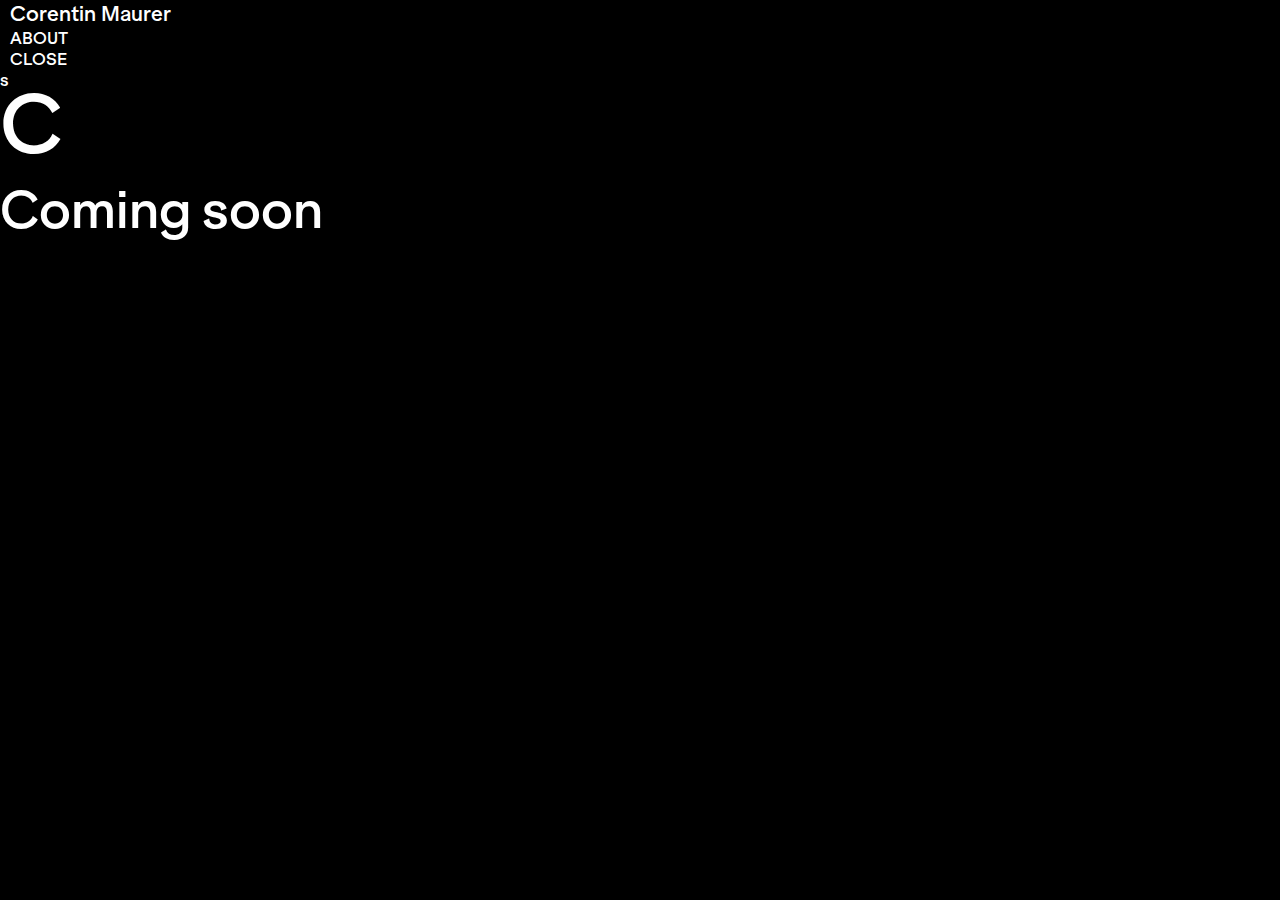
<file: bionimal.html>
<!DOCTYPE html>
<html lang="en">
  <head>
    <meta charset="UTF-8" />
    <meta name="viewport" content="width=device-width, initial-scale=1.0" />
    <title>Corentin Maurer</title>
    <link
      id="icon-a"
      rel="shortcut icon"
      type="image/png"
      href="favicon/C.png"
    />
    <link
      id="icon-b"
      rel="shortcut icon"
      type="image/png"
      href="favicon/C.png"
    />
    <link
      href="https://cdn.jsdelivr.net/npm/bootstrap@5.3.0/dist/css/bootstrap.min.css"
      rel="stylesheet"
      integrity="sha384-9ndCyUaIbzAi2FUVXJi0CjmCapSmO7SnpJef0486qhLnuZ2cdeRhO02iuK6FUUVM"
      crossorigin="anonymous"
    />
    <link rel="stylesheet" href="style.css" />
    <script src="https://ajax.googleapis.com/ajax/libs/jquery/3.7.1/jquery.min.js"></script>
  </head>

  <script>
    $(document).ready(function () {
      window.onload = function () {
        $(".loader").fadeOut(500, function () {
          $(".loader").remove();
        });
      };

      function removeClassBasedOnWidth() {
        var windowWidth = $(window).width();

        if (windowWidth < 994) {
          $("img").addClass("mobile_100");
        } else {
          $("img").removeClass("mobile_100");
        }
      }
      removeClassBasedOnWidth();

      $(window).resize(function () {
        removeClassBasedOnWidth();
      });

      $(".contact").on("click", function (e) {
        e.preventDefault();
        window.location.href = "index.html?showAbout=true";
      });

      $("h2").hover(function () {
        $(this).css("color", "white");
        $(this).css("cusror", "pointer");
      });

      $("h2").mouseleave(function () {
        $(this).css("color", "black");
      });
    });
  </script>

  <body class="overflow-x-hidden">
    <!--  <div class="loader d-flex justify-content-center align-items-center">
        <p class="loadingtext flip-diagonal-2-fwd">C</p>
    </div>-->

    <nav class="navbar navbar-dark fixed-top">
      <div class="container-fluid">
        <a class="navbar-brand" href="index.html">
          <h1>Corentin Maurer</h1>
        </a>
        <ul class="navbar-nav ms-auto">
          <li class="nav-item">
            <p class="contact">ABOUT</p>
            <p class="close d-none">CLOSE</p>
          </li>
        </ul>
      </div>
    </nav>

    <div
      class="coming_soon d-flex flex-column justify-content-center align-items-center"
    >
      <p class="loadingtext flip-diagonal-2-fwd">C</p>
      <p>Coming soon</p>
    </div>
    s
    <div class="row project-page">
      <!--<aside class=" mt-5 col-xxl-3 col-xl-3 col-lg-4 col-sm-12">  
        <p class="mt-4">Lorem ipsum dolor sit amet, consectetur adipiscing elit. Morbi eu sem quis nulla tempor laoreet non in sem. Suspendisse ut odio quis nunc sagittis maximus rhoncus et ex. In varius velit sed magna efficitur fermentum. Aliquam eget risus ut massa molestie tristique. Aliquam ac dolor vitae leo feugiat viverra. In.</p>
    </aside> -->

      <section
        class="img_projet d-flex flex-column offset-xxl-3 offset-xl-3 offset-lg-4 col-xxl-9 col-xl-9 col-lg-8 col-sm-12"
      ></section>
    </div>
  </body>
  <script
    src="https://cdn.jsdelivr.net/npm/bootstrap@5.0.2/dist/js/bootstrap.bundle.min.js"
    integrity="sha384-MrcW6ZMFYlzcLA8Nl+NtUVF0sA7MsXsP1UyJoMp4YLEuNSfAP+JcXn/tWtIaxVXM"
    crossorigin="anonymous"
  ></script>
  <script src="script.js"></script>
</html>
</file>
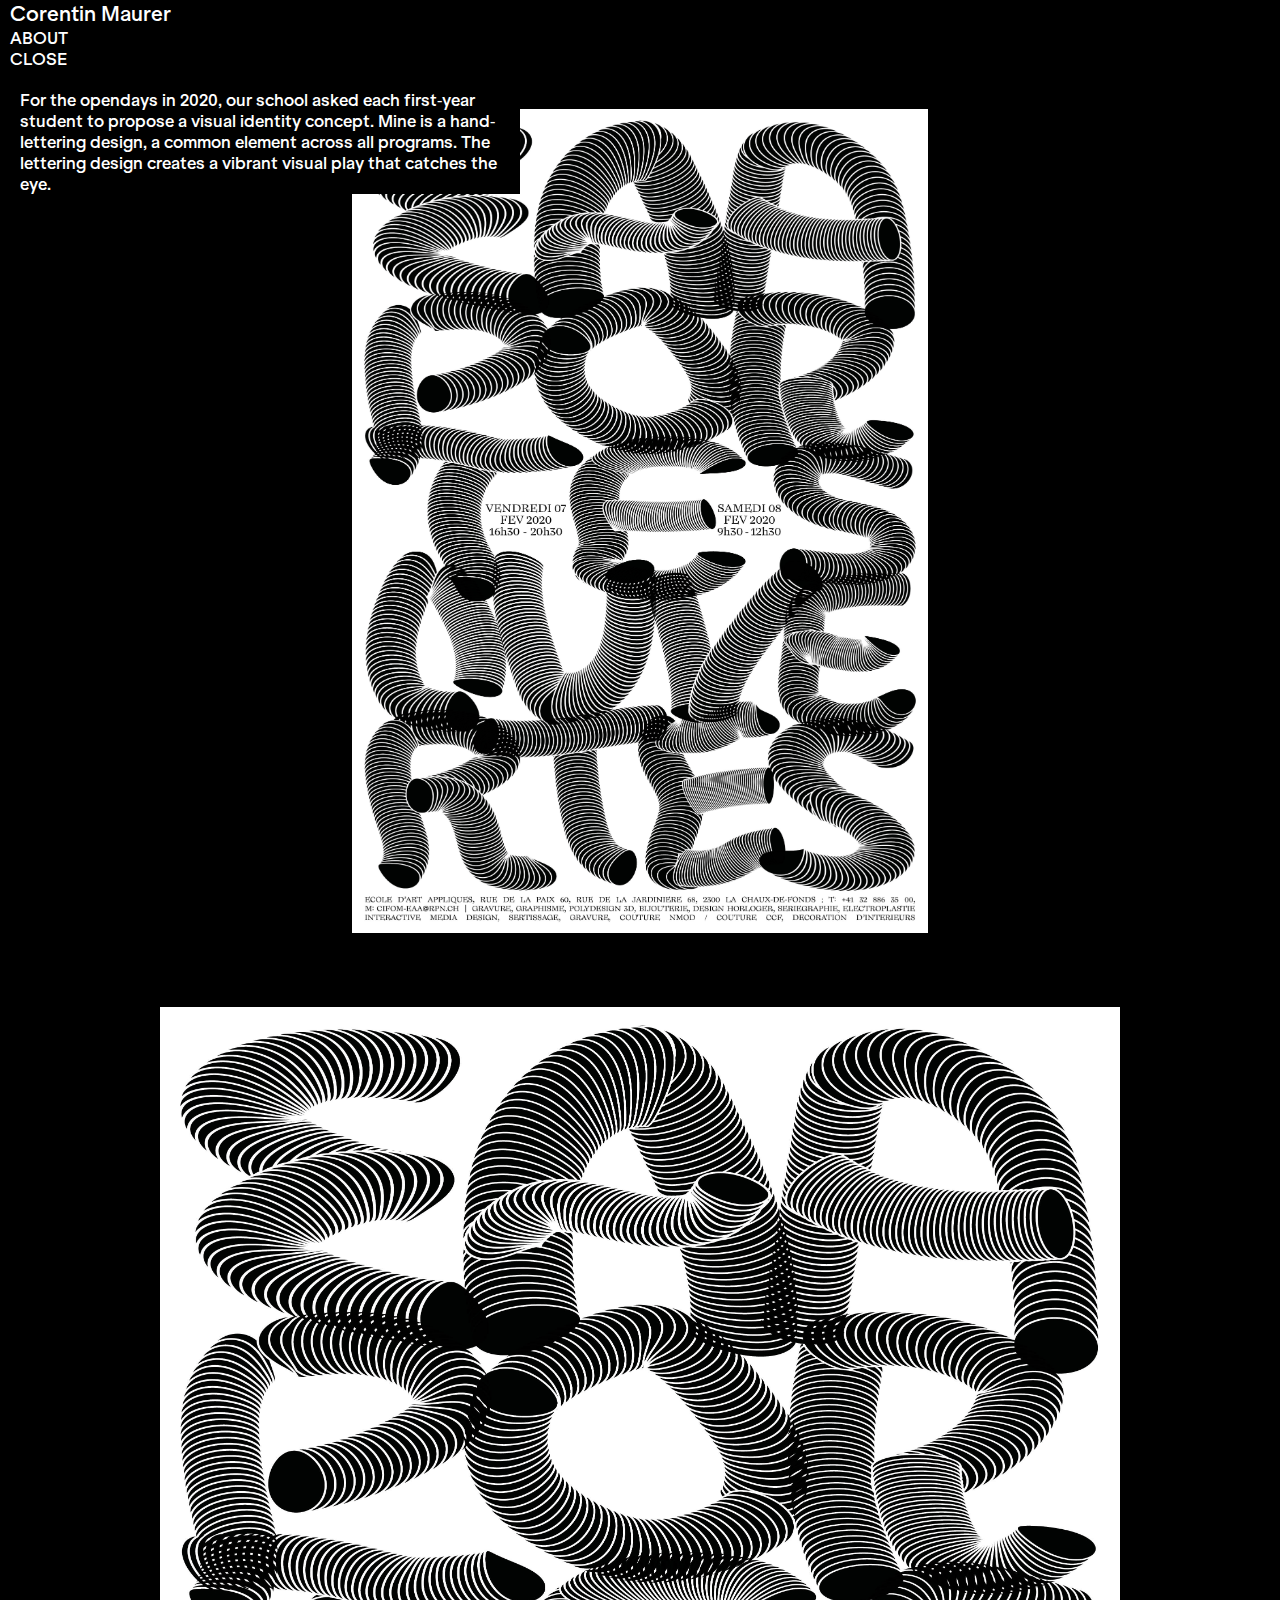
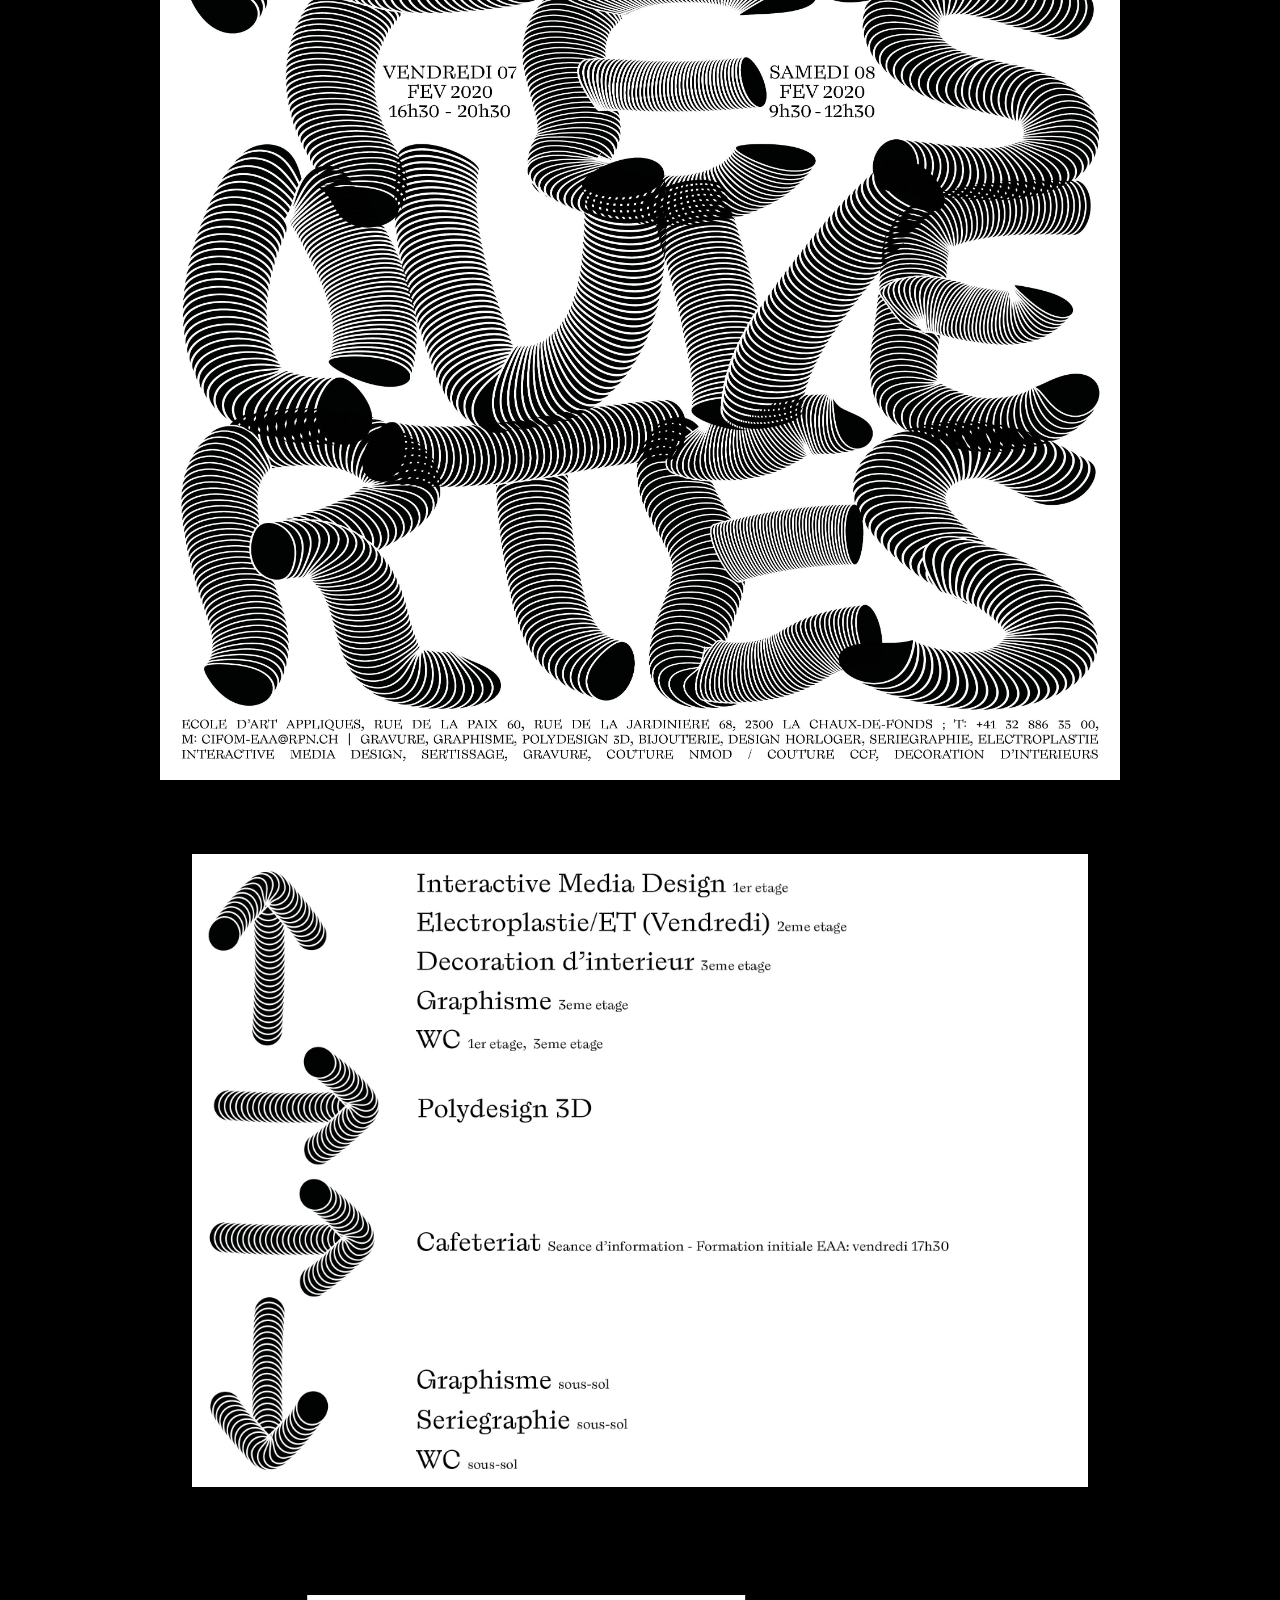
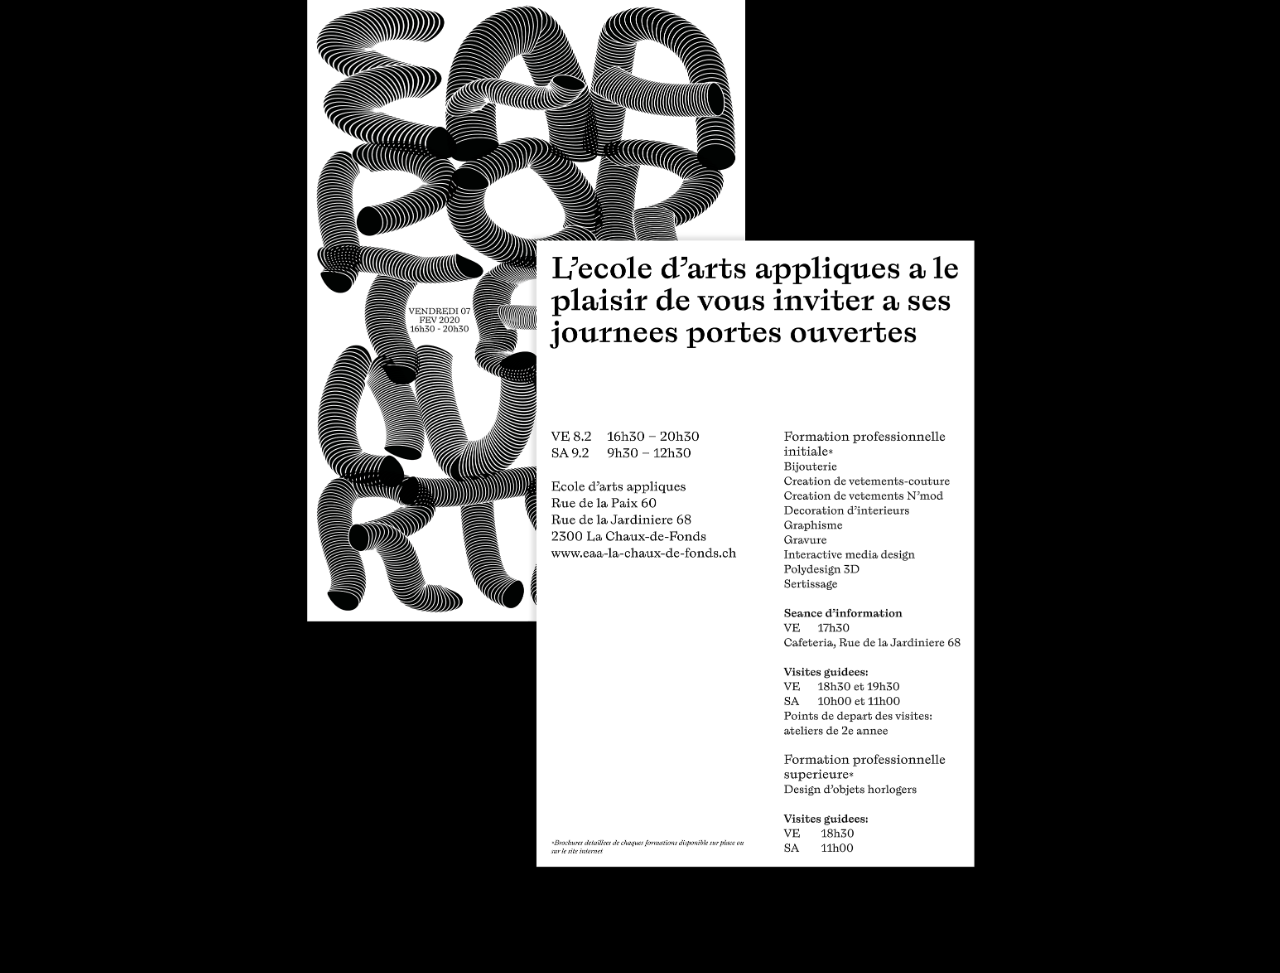
<file: eaa_opendays.html>
<!DOCTYPE html>
<html lang="en">

<head>
    <meta charset="UTF-8">
    <meta name="viewport" content="width=device-width, initial-scale=1.0">
    <title>Corentin Maurer</title>
    <link id="icon-a" rel="shortcut icon" type="image/png" href="favicon/C.png" />
    <link id="icon-b" rel="shortcut icon" type="image/png" href="favicon/C.png" />
    <link href="https://cdn.jsdelivr.net/npm/bootstrap@5.3.0/dist/css/bootstrap.min.css" rel="stylesheet"
        integrity="sha384-9ndCyUaIbzAi2FUVXJi0CjmCapSmO7SnpJef0486qhLnuZ2cdeRhO02iuK6FUUVM" crossorigin="anonymous">
    <link rel="stylesheet" href="style.css">
    <script src="https://ajax.googleapis.com/ajax/libs/jquery/3.7.1/jquery.min.js"></script>
</head>

<script>
    $(document).ready(function () {
        window.onload = function () {
            $('.loader').fadeOut(500, function () { $('.loader').remove(); });
        }

        function removeClassBasedOnWidth() {
            var windowWidth = $(window).width();

            if (windowWidth < 994) {
                $('img').addClass('mobile_100');
            } else {
                $('img').removeClass('mobile_100');
            }
        }
        removeClassBasedOnWidth();

        $(window).resize(function () {
            removeClassBasedOnWidth();
        });

        $('.contact').on('click', function(e) {
                e.preventDefault();
                window.location.href = 'index.html?showAbout=true';
            });

        $("h2").hover(function () {
            $(this).css("color", "white")
            $(this).css("cusror", "pointer")
        })

        $("h2").mouseleave(function () {
            $(this).css("color", "black")
        })
    });
</script>

<body class="overflow-x-hidden">

    <div class="loader d-flex justify-content-center align-items-center">
        <p class="loadingtext flip-diagonal-2-fwd">C</p>
    </div>

    <nav class="navbar navbar-dark fixed-top">
        <div class="container-fluid">
            <a class="navbar-brand" href="index.html">
                <h1>Corentin Maurer</h1>
            </a>
            <ul class="navbar-nav ms-auto">
                <li class="nav-item">
                    <p class="contact">ABOUT</p> 
                    <p class="close d-none">CLOSE</p>
                </li>
            </ul>
        </div>
    </nav>

    <div class="row project-page">

    
    <aside class=" mt-5 col-xxl-3 col-xl-3 col-lg-4 col-sm-12">  
    <p class="mt-4">For the opendays in 2020, our school asked each first-year student to propose a visual identity concept. Mine is a hand-lettering design, a common element across all programs. The lettering design creates a vibrant visual play that catches the eye.</p>
    </aside>    

    <section class="img_projet d-flex flex-column offset-xxl-3 offset-xl-3 offset-lg-4 col-xxl-9 col-xl-9 col-lg-8 col-sm-12">
        <img src="img/Opendays.jpg" width="45%" class="mt-3 img-fluid img_projet_center mobile_100" alt="Exquisite Times">
        <img src="img/Opendays.jpg" width="75%" class="mt-5 img-fluid img_projet_center mobile_100" alt="Exquisite Times">
        <img src="img/Opendays_2.jpg" width="70%" class="mt-5 img-fluid img_projet_center mobile_100" alt="Exquisite Times">
        <img src="img/Opendays_5.png" width="55%" class="mt-5 img-fluid img_projet_center mobile_100" alt="Exquisite Times">
    </section>

</div>

</body>
<script src="https://cdn.jsdelivr.net/npm/bootstrap@5.0.2/dist/js/bootstrap.bundle.min.js"
    integrity="sha384-MrcW6ZMFYlzcLA8Nl+NtUVF0sA7MsXsP1UyJoMp4YLEuNSfAP+JcXn/tWtIaxVXM"
    crossorigin="anonymous"></script>
<script src="script.js"></script>

</html>
</file>
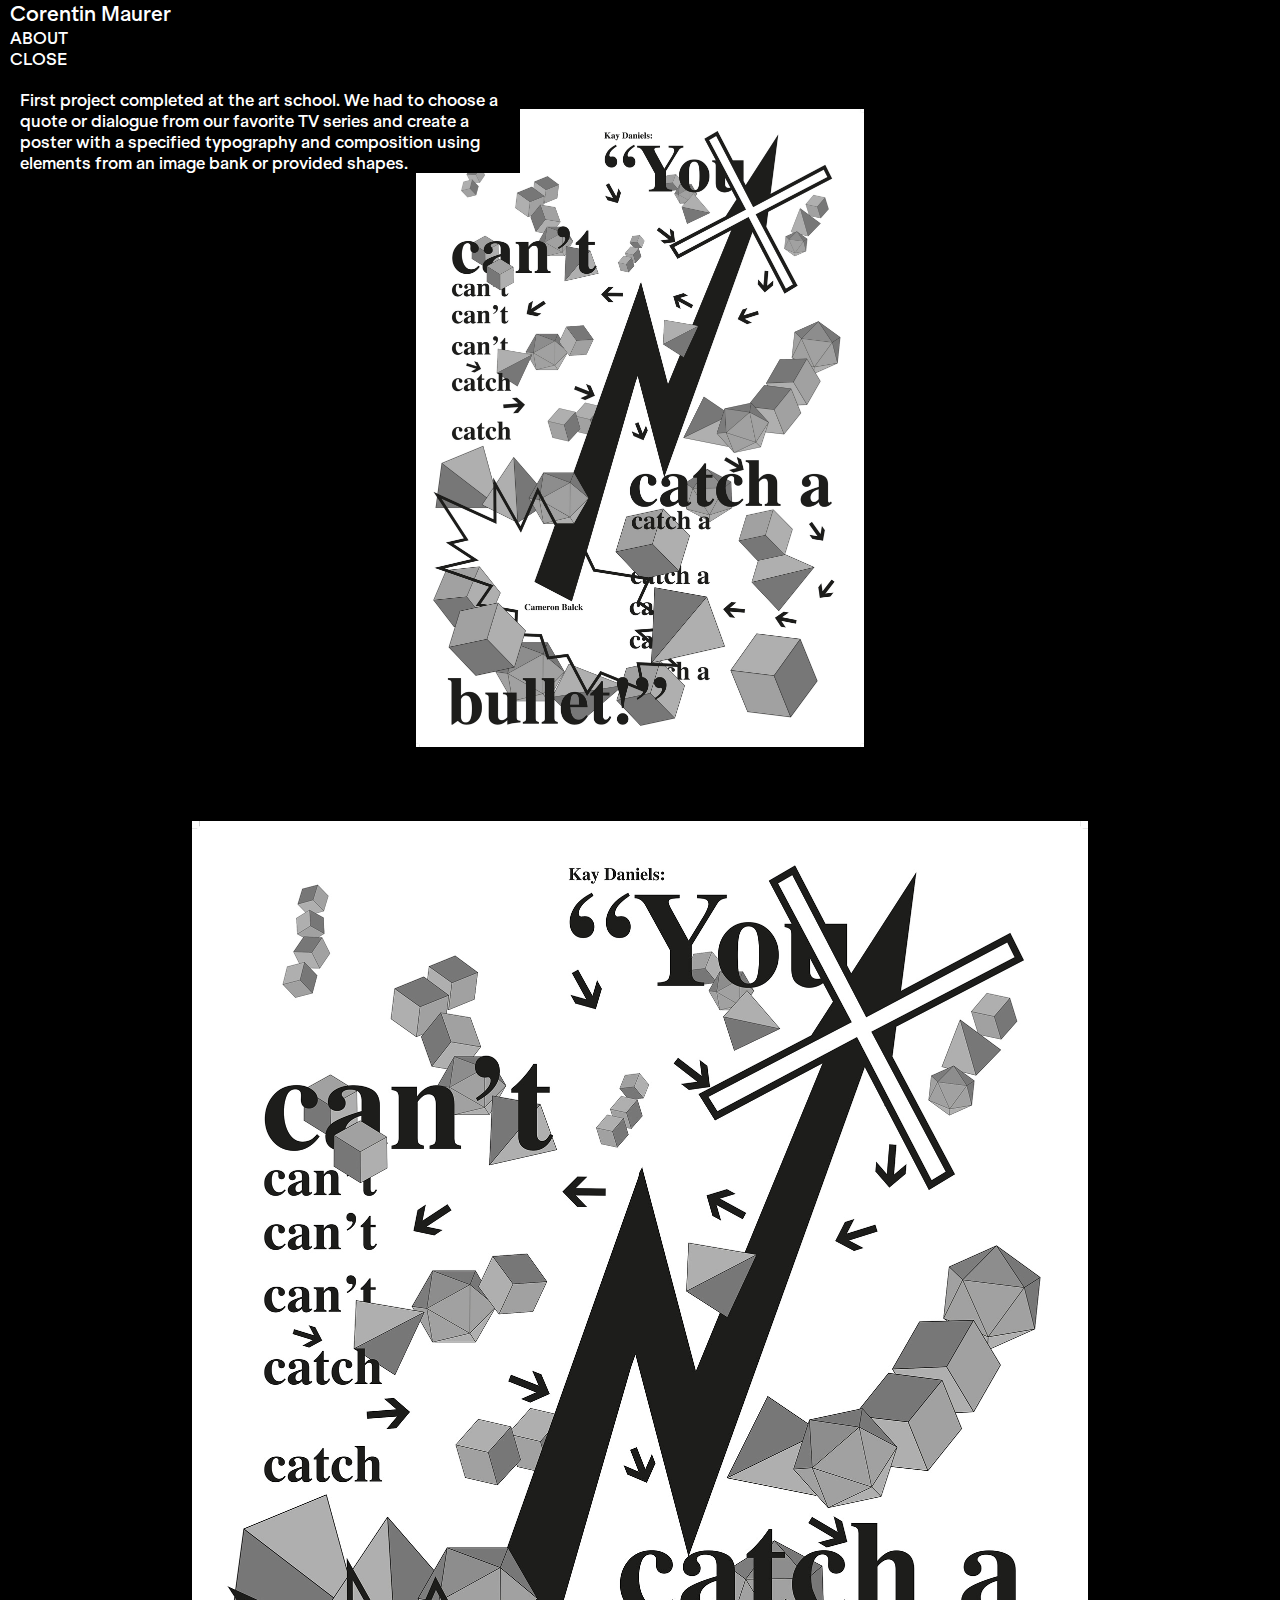
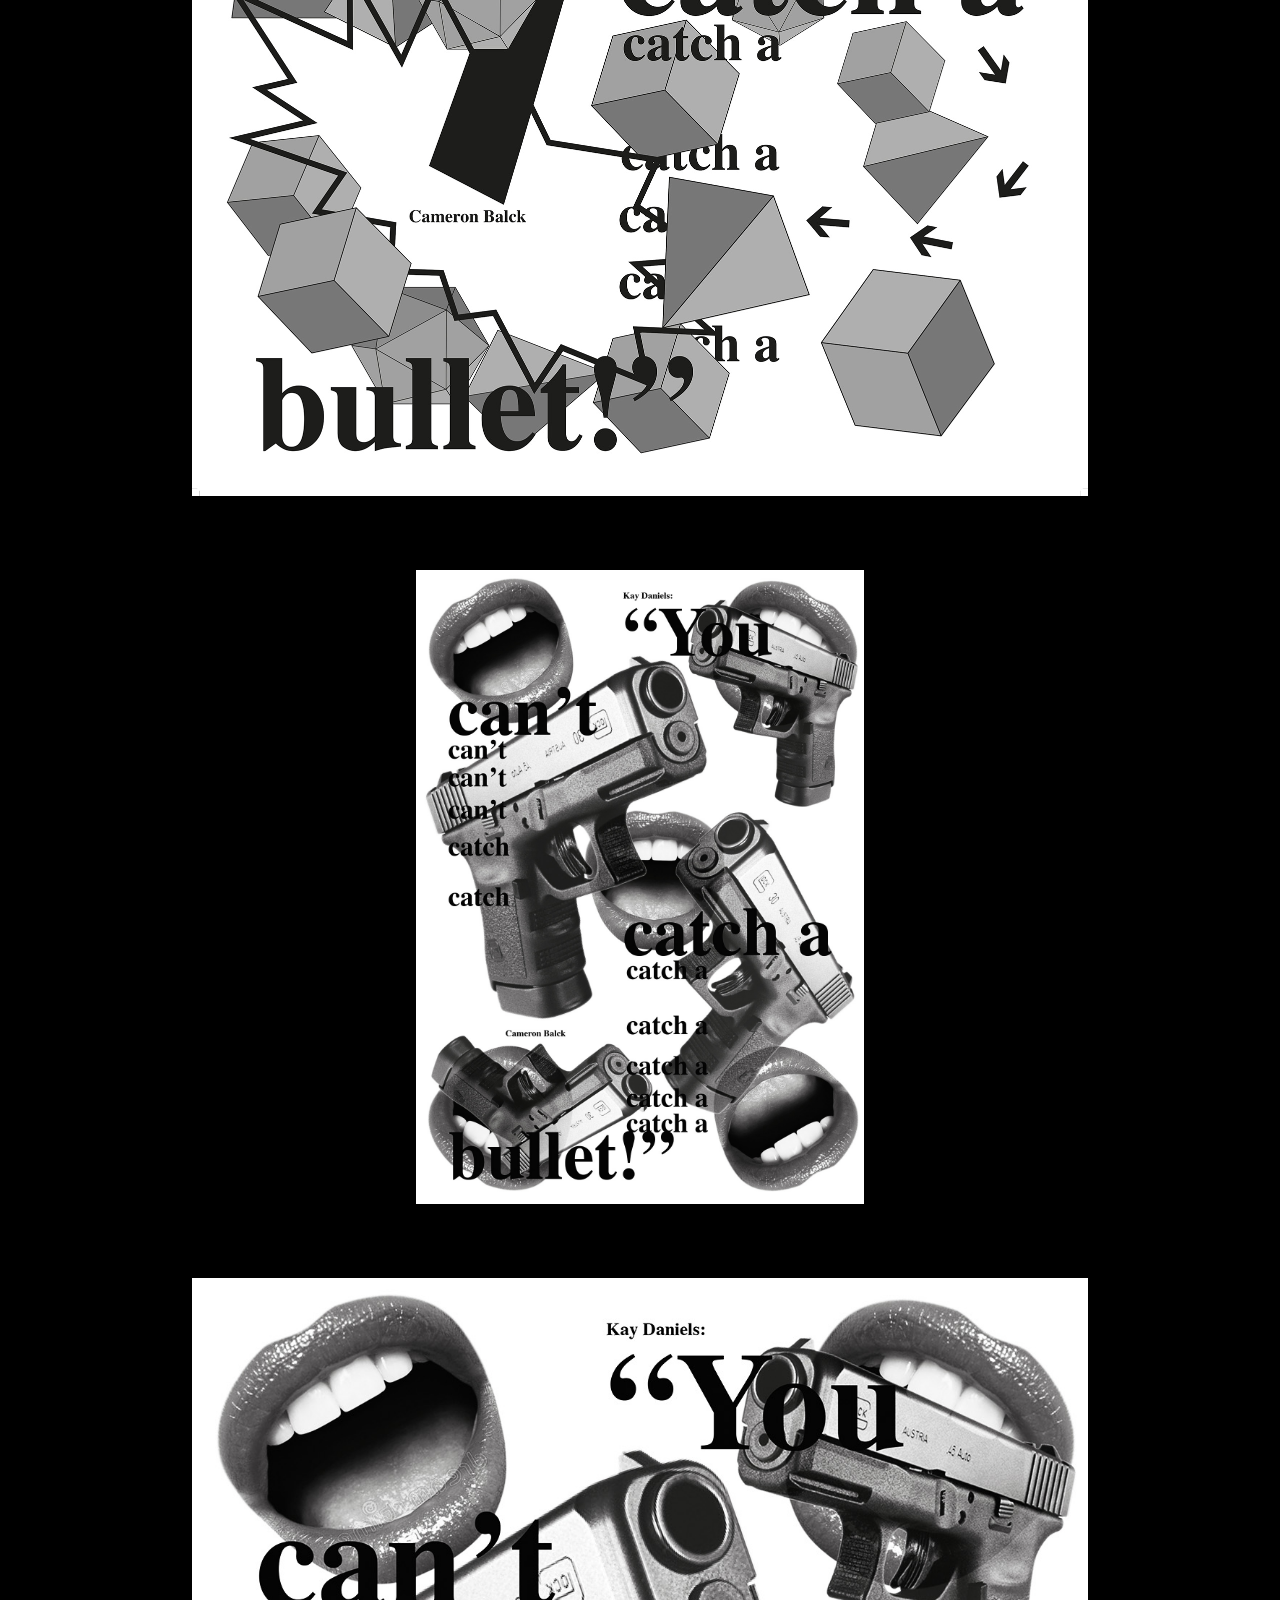
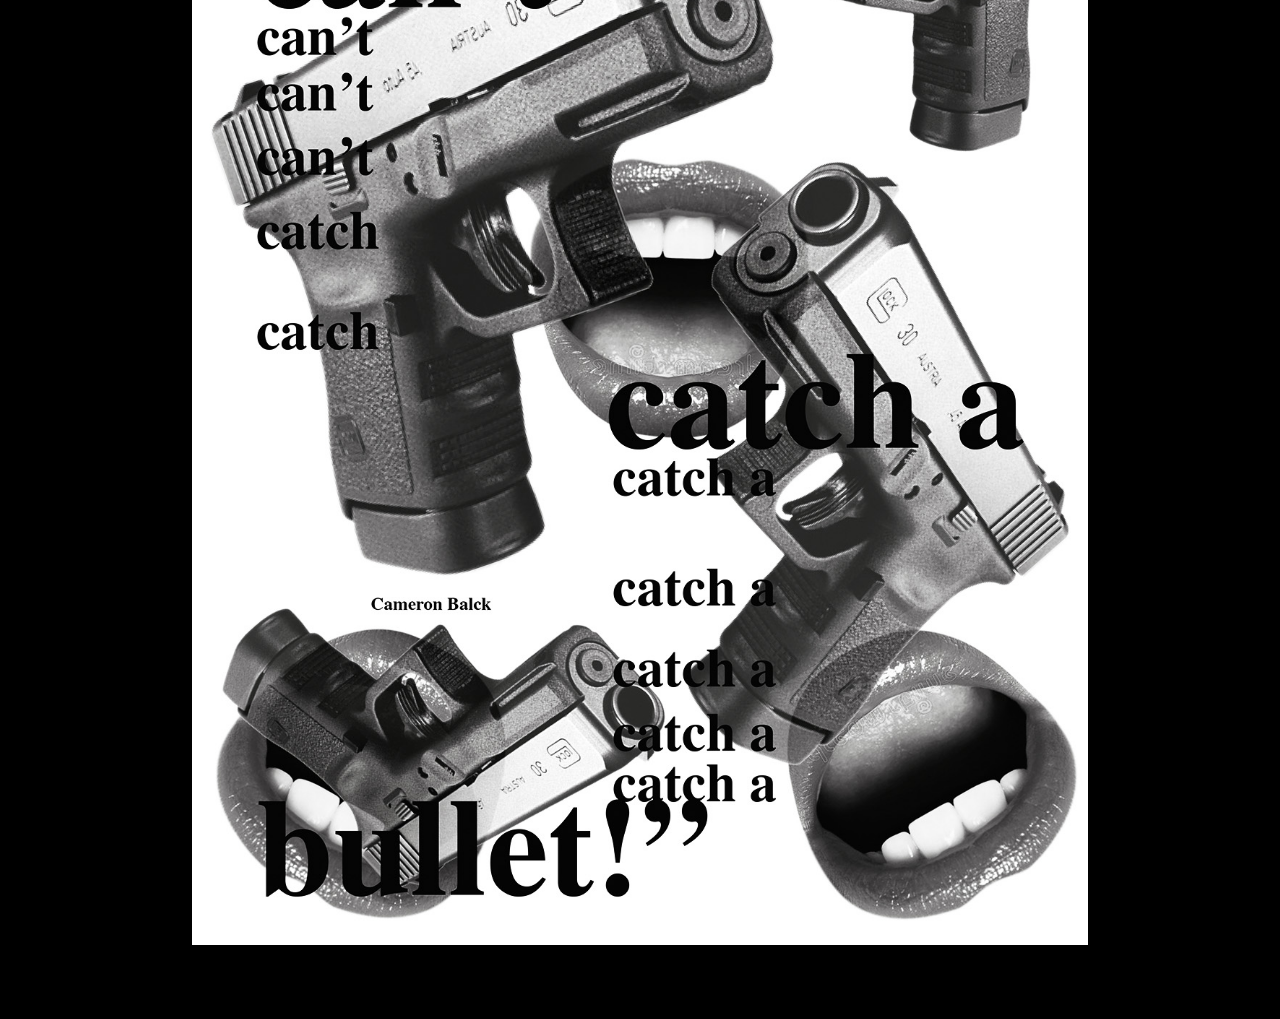
<file: favourite_series.html>
<!DOCTYPE html>
<html lang="en">
  <head>
    <meta charset="UTF-8" />
    <meta name="viewport" content="width=device-width, initial-scale=1.0" />
    <title>Corentin Maurer</title>
    <link
      id="icon-a"
      rel="shortcut icon"
      type="image/png"
      href="favicon/C.png"
    />
    <link
      id="icon-b"
      rel="shortcut icon"
      type="image/png"
      href="favicon/C.png"
    />
    <link
      href="https://cdn.jsdelivr.net/npm/bootstrap@5.3.0/dist/css/bootstrap.min.css"
      rel="stylesheet"
      integrity="sha384-9ndCyUaIbzAi2FUVXJi0CjmCapSmO7SnpJef0486qhLnuZ2cdeRhO02iuK6FUUVM"
      crossorigin="anonymous"
    />
    <link rel="stylesheet" href="style.css" />
    <script src="https://ajax.googleapis.com/ajax/libs/jquery/3.7.1/jquery.min.js"></script>
  </head>

  <script>
    $(document).ready(function () {
      window.onload = function () {
        $(".loader").fadeOut(500, function () {
          $(".loader").remove();
        });
      };

      function removeClassBasedOnWidth() {
        var windowWidth = $(window).width();

        if (windowWidth < 994) {
          $("img").addClass("mobile_100");
        } else {
          $("img").removeClass("mobile_100");
        }
      }
      removeClassBasedOnWidth();

      $(window).resize(function () {
        removeClassBasedOnWidth();
      });

      $(".contact").on("click", function (e) {
        e.preventDefault();
        window.location.href = "index.html?showAbout=true";
      });

      $("h2").hover(function () {
        $(this).css("color", "white");
        $(this).css("cusror", "pointer");
      });

      $("h2").mouseleave(function () {
        $(this).css("color", "black");
      });
    });
  </script>

  <body class="overflow-x-hidden">
    <div class="loader d-flex justify-content-center align-items-center">
      <p class="loadingtext flip-diagonal-2-fwd">C</p>
    </div>

    <nav class="navbar navbar-dark fixed-top">
      <div class="container-fluid">
        <a class="navbar-brand" href="index.html">
          <h1>Corentin Maurer</h1>
        </a>
        <ul class="navbar-nav ms-auto">
          <li class="nav-item">
            <p class="contact">ABOUT</p>
            <p class="close d-none">CLOSE</p>
          </li>
        </ul>
      </div>
    </nav>

    <div class="row project-page">
      <aside class="mt-5 col-xxl-3 col-xl-3 col-lg-4 col-sm-12">
        <p class="mt-4">
          First project completed at the art school. We had to choose a quote or
          dialogue from our favorite TV series and create a poster with a
          specified typography and composition using elements from an image bank
          or provided shapes.
        </p>
      </aside>

      <section
        class="img_projet d-flex flex-column offset-xxl-3 offset-xl-3 offset-lg-4 col-xxl-9 col-xl-9 col-lg-8 col-sm-12"
      >
        <img
          src="img/serie.jpg"
          width="35%"
          class="mt-3 img-fluid img_projet_center mobile_100"
          alt="Exquisite Times"
        />
        <img
          src="img/serie.jpg"
          width="70%"
          class="mt-3 img-fluid img_projet_center mobile_100"
          alt="Exquisite Times"
        />

        <img
          src="img/serie_2.jpg"
          width="35%"
          class="mt-3 img-fluid img_projet_center mobile_100"
          alt="Exquisite Times"
        />
        <img
          src="img/serie_2.jpg"
          width="70%"
          class="mt-3 img-fluid img_projet_center mobile_100"
          alt="Exquisite Times"
        />
      </section>
    </div>
  </body>
  <script
    src="https://cdn.jsdelivr.net/npm/bootstrap@5.0.2/dist/js/bootstrap.bundle.min.js"
    integrity="sha384-MrcW6ZMFYlzcLA8Nl+NtUVF0sA7MsXsP1UyJoMp4YLEuNSfAP+JcXn/tWtIaxVXM"
    crossorigin="anonymous"
  ></script>
  <script src="script.js"></script>
</html>
</file>
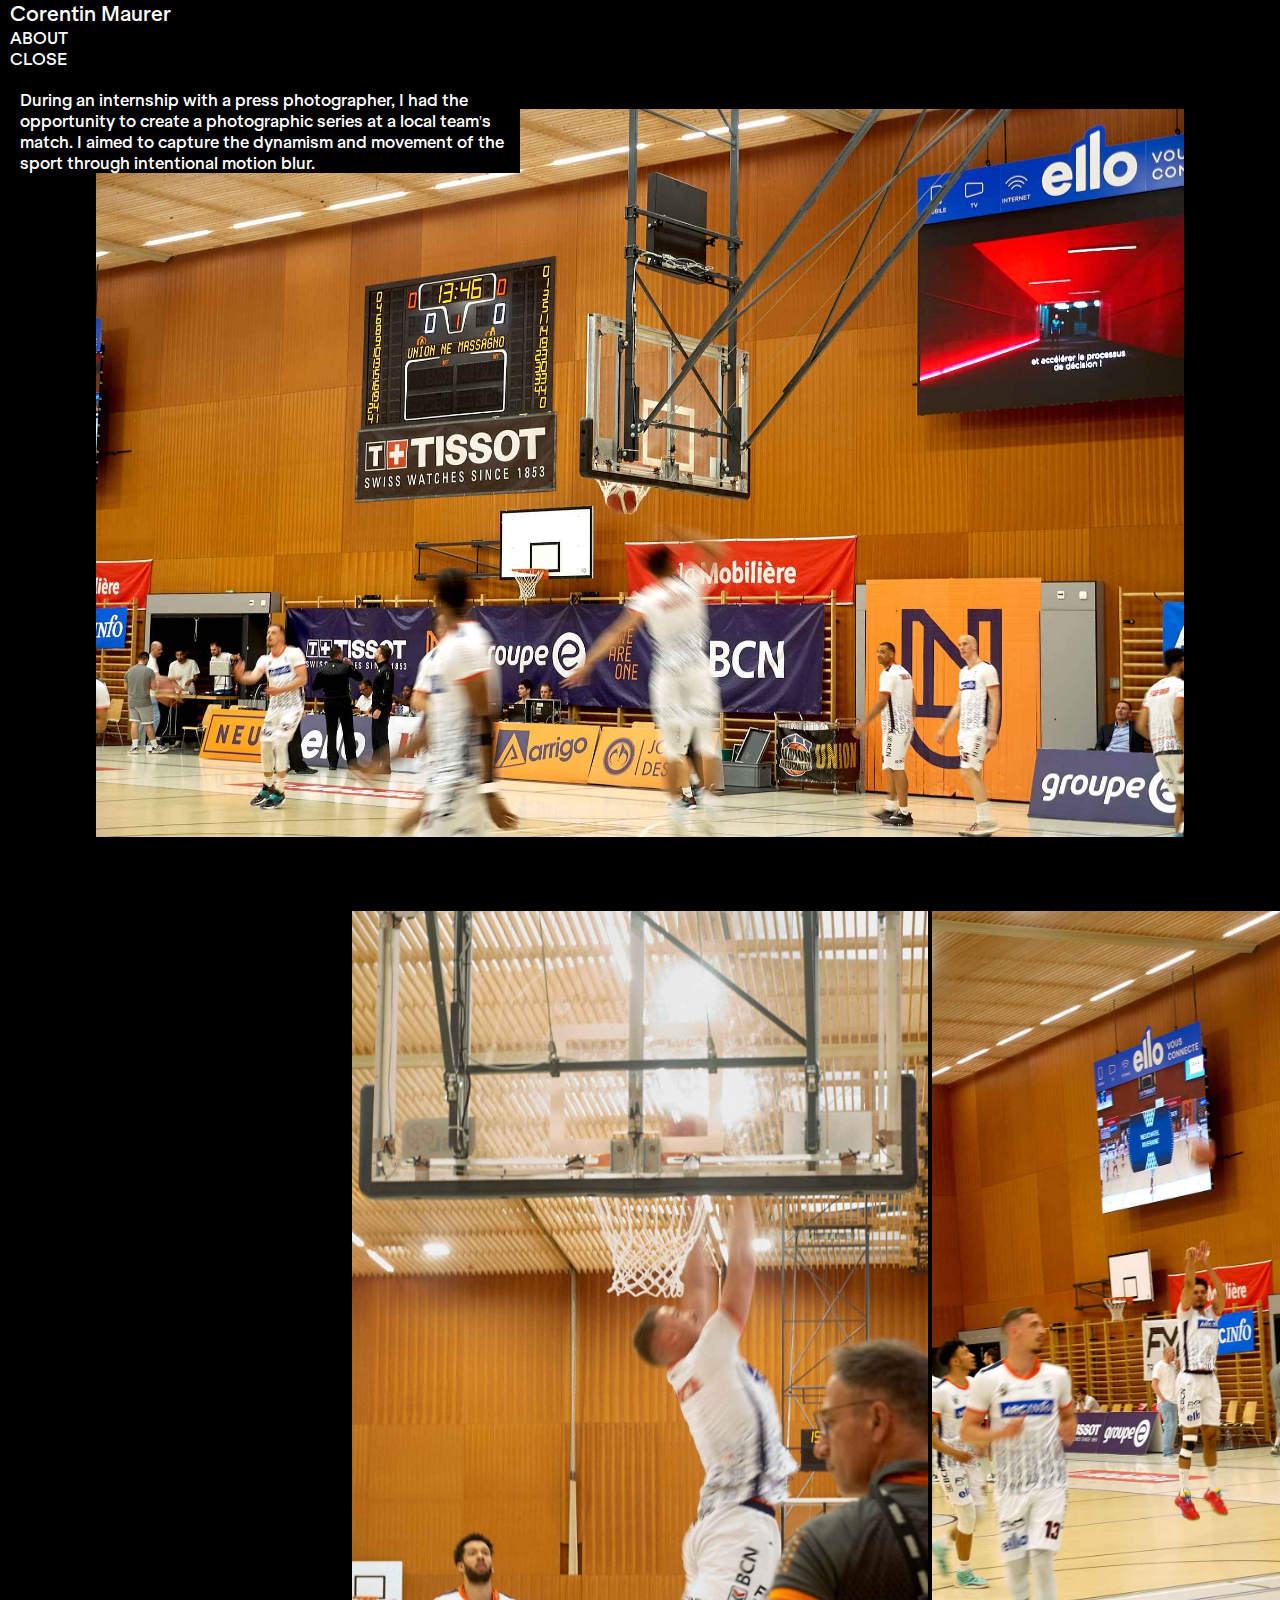
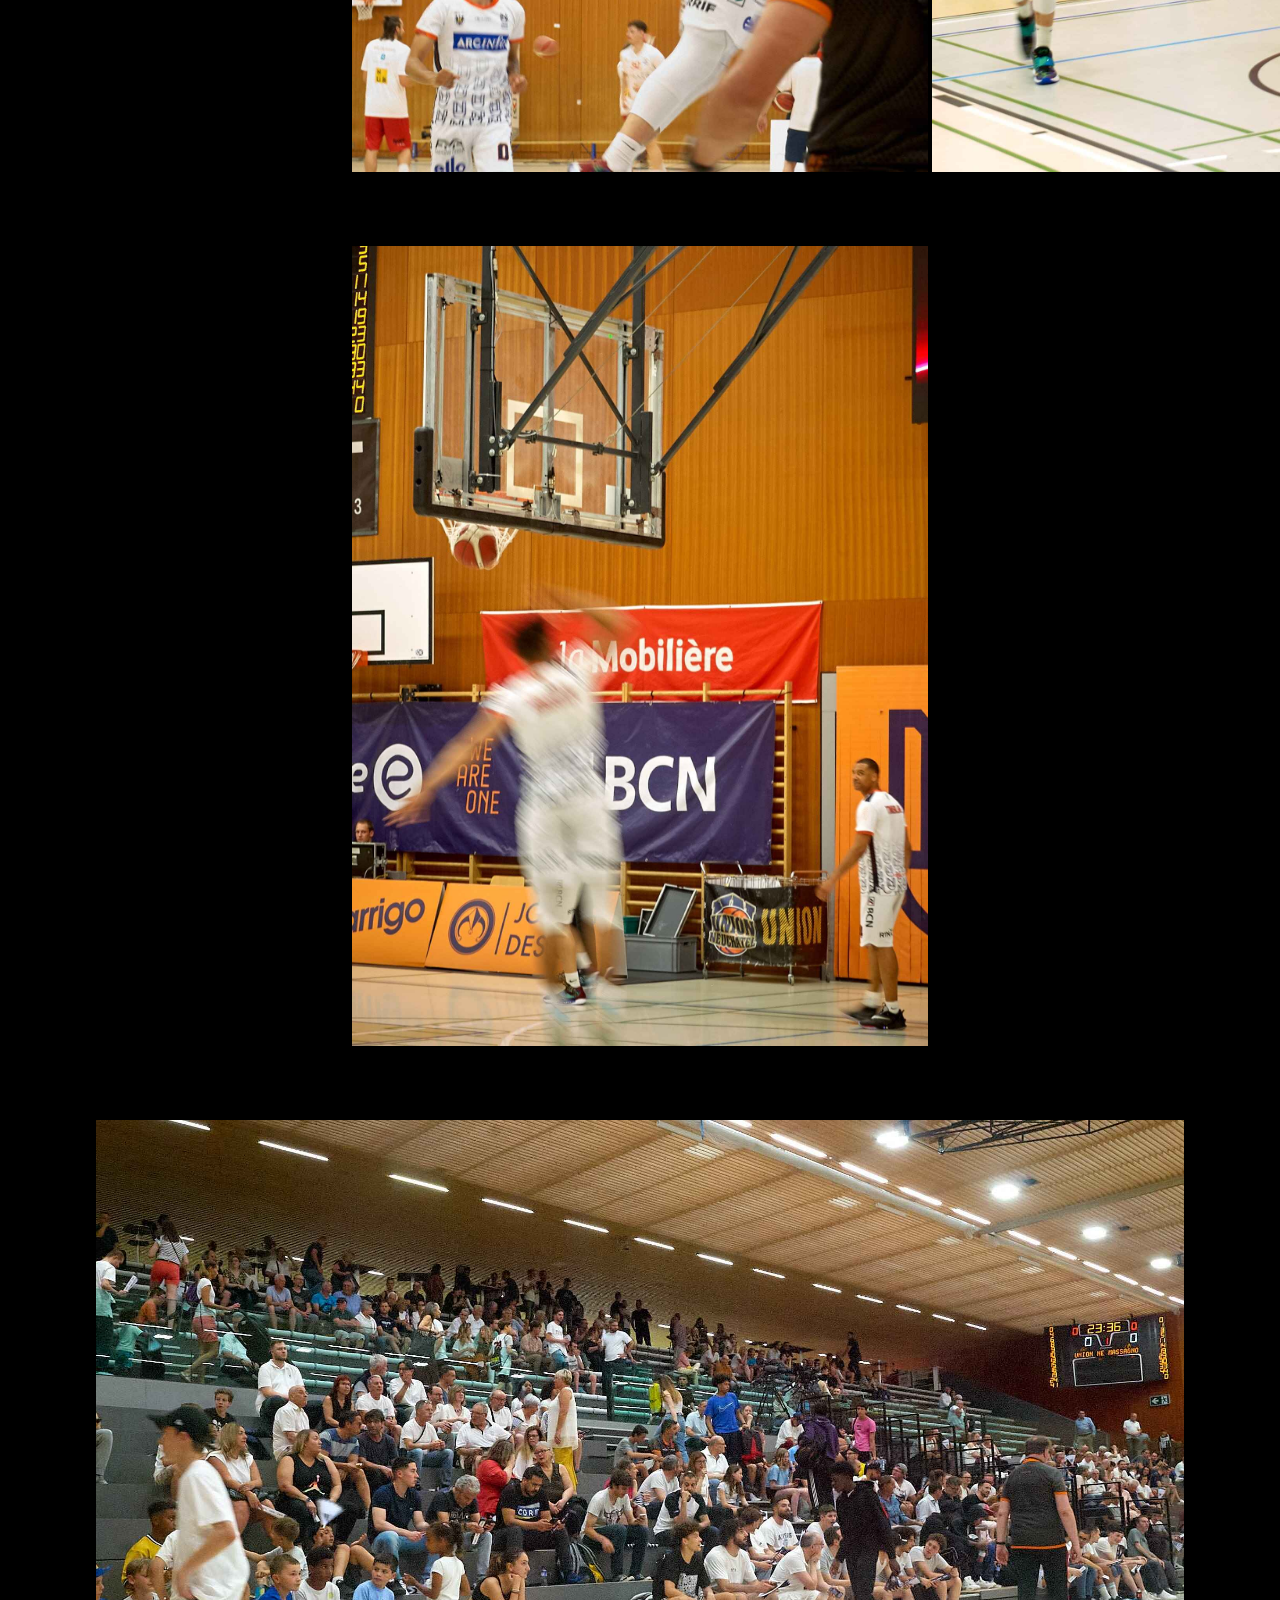
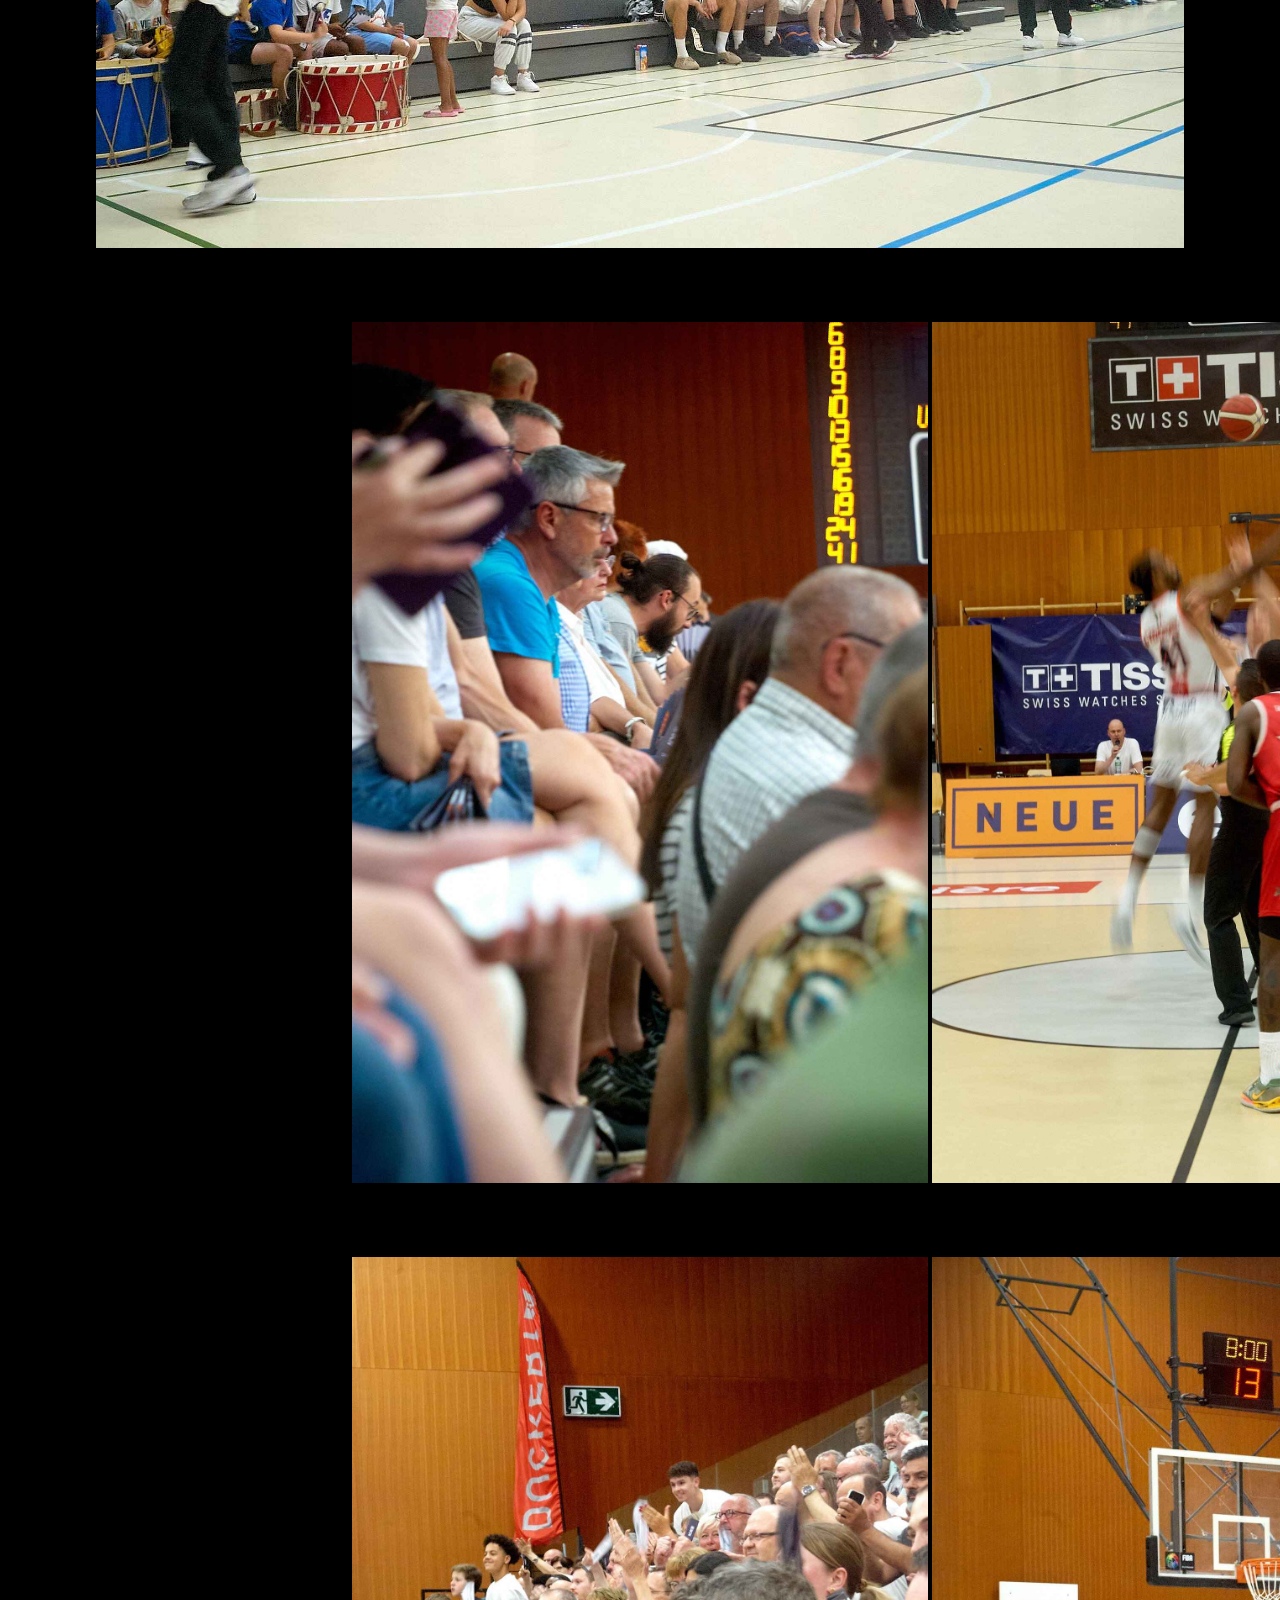
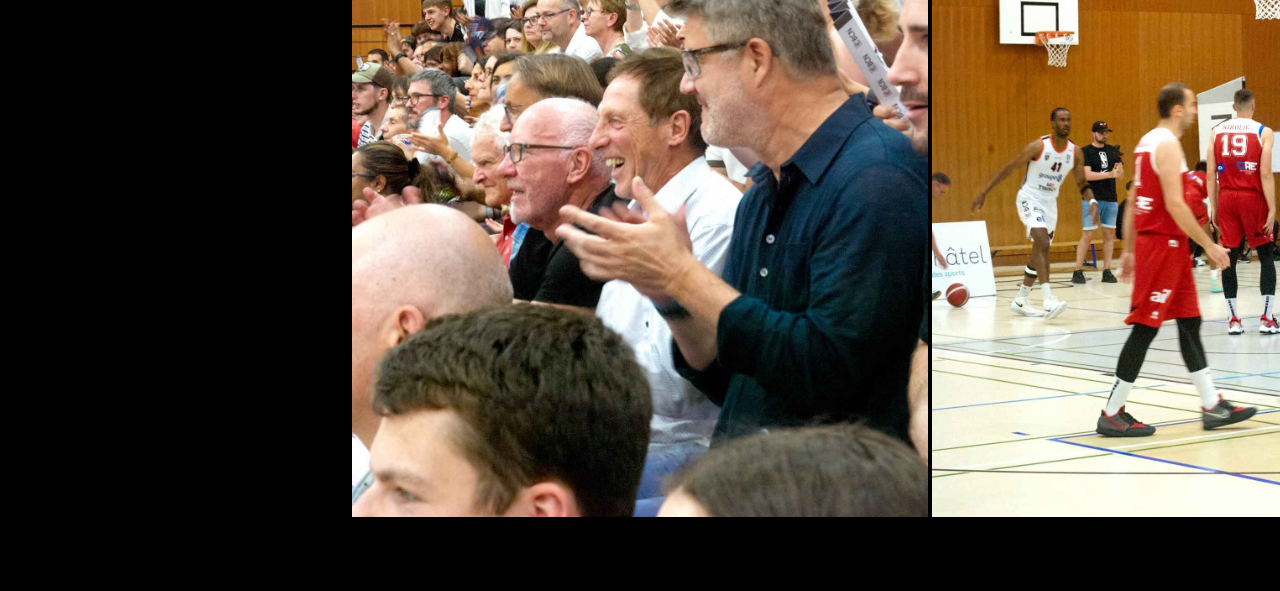
<file: union_neuchatel_basket.html>
<!DOCTYPE html>
<html lang="en">
  <head>
    <meta charset="UTF-8" />
    <meta name="viewport" content="width=device-width, initial-scale=1.0" />
    <title>Corentin Maurer</title>
    <link
      id="icon-a"
      rel="shortcut icon"
      type="image/png"
      href="favicon/C.png"
    />
    <link
      id="icon-b"
      rel="shortcut icon"
      type="image/png"
      href="favicon/C.png"
    />
    <link
      href="https://cdn.jsdelivr.net/npm/bootstrap@5.3.0/dist/css/bootstrap.min.css"
      rel="stylesheet"
      integrity="sha384-9ndCyUaIbzAi2FUVXJi0CjmCapSmO7SnpJef0486qhLnuZ2cdeRhO02iuK6FUUVM"
      crossorigin="anonymous"
    />
    <link rel="stylesheet" href="style.css" />
    <script src="https://ajax.googleapis.com/ajax/libs/jquery/3.7.1/jquery.min.js"></script>
  </head>

  <script>
    $(document).ready(function () {
      window.onload = function () {
        $(".loader").fadeOut(500, function () {
          $(".loader").remove();
        });
      };

      function removeClassBasedOnWidth() {
        var windowWidth = $(window).width();

        if (windowWidth < 994) {
          $("img").addClass("mobile_100");
        } else {
          $("img").removeClass("mobile_100");
        }
      }
      removeClassBasedOnWidth();

      $(window).resize(function () {
        removeClassBasedOnWidth();
      });

      $(".contact").on("click", function (e) {
        e.preventDefault();
        window.location.href = "index.html?showAbout=true";
      });

      $("h2").hover(function () {
        $(this).css("color", "white");
        $(this).css("cusror", "pointer");
      });

      $("h2").mouseleave(function () {
        $(this).css("color", "black");
      });
    });
  </script>

  <body class="overflow-x-hidden">
    <div class="loader d-flex justify-content-center align-items-center">
      <p class="loadingtext flip-diagonal-2-fwd">C</p>
    </div>

    <nav class="navbar navbar-dark fixed-top">
      <div class="container-fluid">
        <a class="navbar-brand" href="index.html">
          <h1>Corentin Maurer</h1>
        </a>
        <ul class="navbar-nav ms-auto">
          <li class="nav-item">
            <p class="contact">ABOUT</p>
            <p class="close d-none">CLOSE</p>
          </li>
        </ul>
      </div>
    </nav>

    <div class="row project-page">
      <aside class="mt-5 col-xxl-3 col-xl-3 col-lg-4 col-sm-12">
        <p class="mt-4">
          During an internship with a press photographer, I had the opportunity
          to create a photographic series at a local team's match. I aimed to
          capture the dynamism and movement of the sport through intentional
          motion blur.
        </p>
      </aside>

      <section
        class="img_projet d-flex flex-column offset-xxl-3 offset-xl-3 offset-lg-4 col-xxl-9 col-xl-9 col-lg-8 col-sm-12"
      >
        <img
          src="img/Union_4.jpg"
          width="85%"
          class="mt-3 img-fluid img_projet_center mobile_100"
          alt="Exquisite Times"
        />
        <img
          src="img/Union_2.jpg"
          width="45%"
          class="mt-3 img-fluid img_projet_center mobile_100"
          alt="Exquisite Times"
        />
        <img
          src="img/Union_3.jpg"
          width="45%"
          class="mt-3 img-fluid img_projet_center mobile_100"
          alt="Exquisite Times"
        />
        <img
          src="img/Union_5.jpg"
          width="45%"
          class="mt-3 img-fluid img_projet_center mobile_100"
          alt="Exquisite Times"
        />
        <img
          src="img/Union_1.jpg"
          width="85%"
          class="mt-3 img-fluid img_projet_center mobile_100"
          alt="Exquisite Times"
        />
        <img
          src="img/Union_6.jpg"
          width="45%"
          class="mt-3 img-fluid img_projet_center mobile_100"
          alt="Exquisite Times"
        />
        <img
          src="img/Union_7.jpg"
          width="45%"
          class="mt-3 img-fluid img_projet_center mobile_100"
          alt="Exquisite Times"
        />
        <img
          src="img/Union_8.jpg"
          width="45%"
          class="mt-3 img-fluid img_projet_center mobile_100"
          alt="Exquisite Times"
        />
        <img
          src="img/Union_9.jpg"
          width="45%"
          class="mt-3 img-fluid img_projet_center mobile_100"
          alt="Exquisite Times"
        />
      </section>
    </div>
  </body>
  <script
    src="https://cdn.jsdelivr.net/npm/bootstrap@5.0.2/dist/js/bootstrap.bundle.min.js"
    integrity="sha384-MrcW6ZMFYlzcLA8Nl+NtUVF0sA7MsXsP1UyJoMp4YLEuNSfAP+JcXn/tWtIaxVXM"
    crossorigin="anonymous"
  ></script>
  <script src="script.js"></script>
</html>
</file>
<file: style.css>
@font-face {
    font-family: AzeretMedium;
    src: url(fonts/AzeretTRIAL-Medium.otf);
}
@font-face {
    font-family: AzeretReg;
    src: url(fonts/AzeretTRIAL-Regular.otf);
}
@font-face {
    font-family: AtHauss;
    src: url(fonts/AtHaussMono-Medium.otf);
}
@font-face {
    font-family: KlarheitSemi;
    src: url(fonts/ESKlarheitGrotesk-Smbd-Trial.otf);
}

* {
    margin: 0px;
    padding: 0px;
    cursor: default;
    color: white;
    font-family: KlarheitSemi;
}

body {
    background-color: black;
}

.loader {
    background-color: black;
    position: fixed;
    height: 100%;
    width: 100%;
    z-index: 1500;
}

.coming_soon{
    position: fixed;
    height: 100%;
    width: 100%;
}

.coming_soon p:nth-child(2){
    font-size: 50px;
}

.loadingtext {
    font-size: 80px;
    color: white;
}

a {
    text-decoration: none;
    color: white;
}

a:hover {
    color: white;
    cursor: pointer;
}

h1 {
    font-size: 20px;
    color: white;
}

h2 {
    -webkit-text-stroke-width: 0.8px;
    -webkit-text-stroke-color: white;
    color: black;
    font-size: 30px;
    width: auto !important;
    cursor: pointer;
    opacity: 100%;
    position: relative;
    transition: top 0.3s ease;
    padding: 0px;
}

nav {
    position: relative;
    z-index: 900;
    background-color: black;
    padding-left: 10px;
    padding-right: 10px;
}

.nav-item {
    color: white;
    cursor: pointer;
}

.video-intro {
    position: fixed;
    z-index: 200;
    top: 20%;
    width: 90%;
    transform: translateY(-65%);
    left: 50%;
    transform: translateX(-50%);
}

.left{
    left: 25% !important;
    width: 500px;
    font-size: 30px;
}

.contact-details{
    text-align: right;
    font-size: 28px;
}

h3{
    font-size: 35px;
    text-align: center;
    color: white;
}


.selected-work {
    width: 100vw;
    height: 100vh;
    position: fixed;
    background-color: black;
    display: block;
}

.selected-work-list-desktop {
    position: relative;
    top: 50%;
    transform: translateY(-50%);
    transition: 0.3s ease;
}

.grand_h2_container{
    opacity: 0; /* Définir l'opacité initiale de la grande div à 0 */
}

.h2_container h2{
    opacity: 0; /* Définir l'opacité initiale à 0 pour les éléments h2 */
    transition: opacity 1s ease; /* Ajouter une transition d'opacité de 1 seconde */
}

.selected-work-list-first,
.selected-work-list-second,
.selected-work-list-third, 
.selected-work-list-last {
    margin-bottom: 15vh;
}

.projet{
    width: auto;
}

.selected-work-mobile {
    display: block;
    position: fixed;
    top: 9%;
}

.video {
    height: 200px;
}

.desktop {
    display: none;
}

.index{
    position: absolute;
    bottom: -355px;
    z-index: 10;
}

.indextitle {
    opacity: 40%;
}

thead {
    visibility: hidden;
    display: flex;
    height: 20px;
    margin-bottom: 15px;
}

td {
    padding-bottom: 6px;
    padding-top: 6px;
    cursor: pointer;
    font-size: 16px;
}

.video_movetop{
    top: 10% !important;
}

.projet_movetop{
    top: 15% !important;
}

#table tr:nth-child(1) {
    color: gray;
}

.arrow {
    position: absolute;
    left: 100px;
    font-size: 35px;
}

.index-title {
    visibility: visible;
    position: absolute;
    top: -50px;
    font-size: 30px;
    font-weight: normal;
    margin-bottom: -50px;
}

.project_page_index .yearcol{
    display: none;
}
.project_page_index{
    position: relative;
    width: auto;
    bottom: 10px;
    font-size: 10px;
    margin-top: 50px;
    z-index: 500;
}

aside{
    position: relative;
    margin-bottom: 80px;
    z-index: 200;
    background-color: black;
    margin-left: px;
    margin-right: 10px;
}

.img_projet{
    position: absolute;
    margin-top: 30px;
}

.img_projet img{
    margin-bottom: 70px;
    left: 50%;
    transform: translateX(-50%);
}

.mobile_100{
    width: 90%;
    margin: auto;
}

.img_projet_center{
    position: relative;
}

.project_page{
    overflow-x: hidden;
}

.lign_arrow{
    font-size: 25px;
    text-align: right;
    margin-right: 25px;
    display: none;
}

.about{
    left: 0%;
    padding-top: 0px;
    font-size: 22px;
    padding-left: 10px;
    height: 100%;
}

.experiences{
    font-size: 14px !important;
}

.contact-details-container{
    margin-bottom: 8px;
}

.contact-details{
    text-align: left;
}

.two_img{
    position: relative;
    left: 28%;
}
.jardinons{
    margin: auto;
}

.display_mobile_none{
    display: none !important;
}



/*MEDIAQUERY*/

@media (min-width: 500px) {
  
  h2{
    font-size: 40px;
  }
  .experiences{
    font-size: 17px !important;
    padding-top: 60px;
}
.selected-work-mobile {
    display: block;
    position: fixed;
    top: 25%;
}

}


@media (min-width: 994px) {
    .img_projet{
        position: absolute;
        margin-top: 40px;
    }
    .display_mobile_none{
        display: block !important;
    }
    .about{
        left: 50%;  
    }
    .contact-details{
        text-align: left;
        font-size: 35px;
        padding-bottom: 10px;
    }
    h2{
        font-size: 40px;
      }
}

@media (min-width: 1199px) {
    .selected-work-mobile {
        display: none;
    }

    .desktop {
        display: block;
    }

    nav{
        background-color: transparent;
    }

    .selected-work-list h2{
        width: fit-content;
    }

    .contact-info {
        position: fixed;
        z-index: 200;
        top: 43%;
        transform: translateY(-43%);
        left: 50%;
        transform: translateX(-50%);
    }

    .video-intro {
        position: fixed;
        width: 45%;
        z-index: 200;
        top: 42%;
        transform: translateY(-42%);
        left: 50%;
        transform: translateX(-50%);
    }

    .project-title-container{
        position: fixed;
        z-index: 200;
        top: 46%;
        transform: translateY(-42%);
        left: 50%;
        transform: translateX(-50%); 
    }
    aside{
        width: 500px;
        margin-top: 40px;
        margin: 20px;
        display: block;
        z-index: 500;
        position: fixed;
        background-color: black;
    }
    h2{
        opacity: 100%;
        padding: 20px;
    }
    h3{
        font-size: 50px;
    }
    .project_page_index{
        position: fixed;
        width: inherit;
        bottom: 10px;
    }
    .lign_arrow{
        display: block;
    }
}




/*====== ANIMATIONS ======*/

.slide-top {
    -webkit-animation: slide-top 0.5s cubic-bezier(0.250, 0.460, 0.450, 0.940) infinite alternate-reverse both;
    animation: slide-top 0.5s cubic-bezier(0.250, 0.460, 0.450, 0.940) infinite alternate-reverse both;
}

@-webkit-keyframes slide-top {
    0% {
        -webkit-transform: translateY(-55px);
        transform: translateY(-55px);
    }

    100% {
        -webkit-transform: translateY(-65px);
        transform: translateY(-65px);
    }
}

@keyframes slide-top {
    0% {
        -webkit-transform: translateY(-55px);
        transform: translateY(-55px);
    }

    100% {
        -webkit-transform: translateY(-65px);
        transform: translateY(-65px);
    }
}

.flip-diagonal-2-fwd {
    -webkit-animation: flip-diagonal-2-fwd 0.4s cubic-bezier(0.455, 0.030, 0.515, 0.955) infinite alternate-reverse both;
    animation: flip-diagonal-2-fwd 0.4s cubic-bezier(0.455, 0.030, 0.515, 0.955) infinite alternate-reverse both;
}

@-webkit-keyframes flip-diagonal-2-fwd {
    0% {
        -webkit-transform: translateZ(0) rotate3d(-1, 1, 0, 0deg);
        transform: translateZ(0) rotate3d(-1, 1, 0, 0deg);
    }

    100% {
        -webkit-transform: translateZ(160px) rotate3d(-1, 1, 0, 180deg);
        transform: translateZ(160px) rotate3d(-1, 1, 0, 180deg);
    }
}

@keyframes flip-diagonal-2-fwd {
    0% {
        -webkit-transform: translateZ(0) rotate3d(-1, 1, 0, 0deg);
        transform: translateZ(0) rotate3d(-1, 1, 0, 0deg);
    }

    100% {
        -webkit-transform: translateZ(160px) rotate3d(-1, 1, 0, 180deg);
        transform: translateZ(160px) rotate3d(-1, 1, 0, 180deg);
    }
}

.slide-right {
	-webkit-animation: slide-right 0.5s cubic-bezier(0.250, 0.460, 0.450, 0.940) infinite alternate-reverse both;
	        animation: slide-right 0.5s cubic-bezier(0.250, 0.460, 0.450, 0.940) infinite alternate-reverse both;
}

 @-webkit-keyframes slide-right {
    0% {
      -webkit-transform: translateX(-10);
              transform: translateX(-10);
    }
    100% {
      -webkit-transform: translateX(10px);
              transform: translateX(10px);
    }
  }
  @keyframes slide-right {
    0% {
      -webkit-transform: translateX(-10);
              transform: translateX(-10);
    }
    100% {
      -webkit-transform: translateX(10px);
              transform: translateX(10px);
    }
  }
</file>
